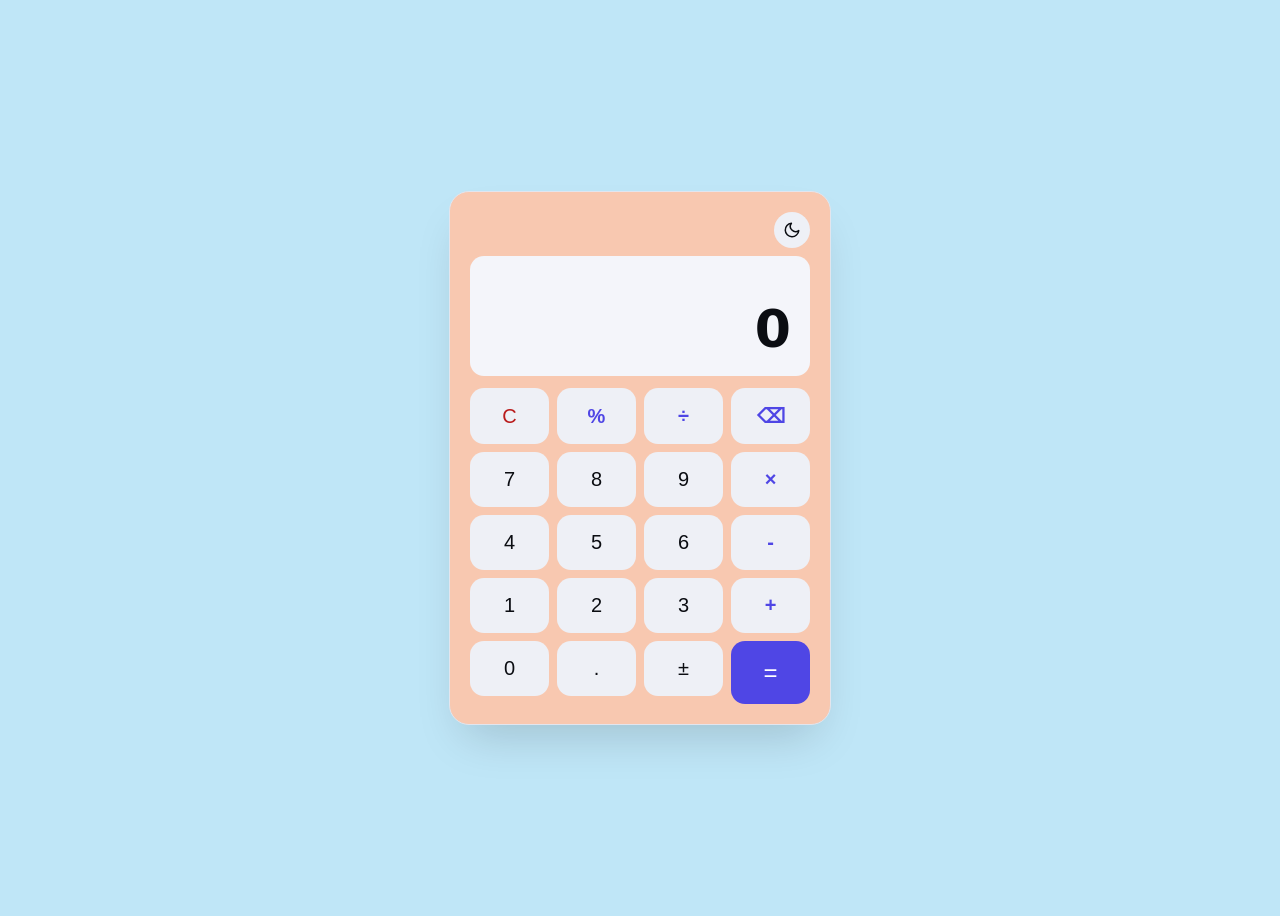
<file: index.html>
<!DOCTYPE html>
<html lang="pt-br">
<head>
<meta charset="UTF-8">
<meta name="viewport" content="width=device-width, initial-scale=1.0">
<title>Calculadora</title>
<meta name="description" content="Calculadora web simples">
<link rel="icon" href="data:image/svg+xml,<svg xmlns='http://www.w3.org/2000/svg' viewBox='0 0 100 100'><rect width='100' height='100' rx='20' fill='%23151821'/><text x='50' y='68' font-size='60' text-anchor='middle' fill='%236366f1'>=</text></svg>">
<link rel="stylesheet" href="css/style.css">
</head>
<body>
<main class="calculator-container">
  <div class="theme-row">
    <button id="theme-toggle" class="theme-button" aria-label="mudar para tema escuro" aria-pressed="false"><svg xmlns="http://www.w3.org/2000/svg" width="18" height="18" viewBox="0 0 24 24" fill="none" stroke="currentColor" stroke-width="2" stroke-linecap="round" stroke-linejoin="round" aria-hidden="true"><path d="M21 12.79A9 9 0 1 1 11.21 3 7 7 0 0 0 21 12.79z"/></svg></button>
  </div>
  <div class="calculator-display" role="status" aria-live="polite">
    <div id="history"></div>
    <div id="display">0</div>
  </div>
  <div class="keys">
    <button class="calculator-button danger" aria-label="limpar">C</button>
    <button class="calculator-button operator" aria-label="porcento">%</button>
    <button class="calculator-button operator" aria-label="dividir">÷</button>
    <button class="calculator-button operator" aria-label="apagar último dígito">⌫</button>

    <button class="calculator-button" aria-label="7">7</button>
    <button class="calculator-button" aria-label="8">8</button>
    <button class="calculator-button" aria-label="9">9</button>
    <button class="calculator-button operator" aria-label="multiplicar">×</button>

    <button class="calculator-button" aria-label="4">4</button>
    <button class="calculator-button" aria-label="5">5</button>
    <button class="calculator-button" aria-label="6">6</button>
    <button class="calculator-button operator" aria-label="subtrair">-</button>

    <button class="calculator-button" aria-label="1">1</button>
    <button class="calculator-button" aria-label="2">2</button>
    <button class="calculator-button" aria-label="3">3</button>
    <button class="calculator-button operator" aria-label="somar">+</button>

    <button class="calculator-button" aria-label="0">0</button>
    <button class="calculator-button" aria-label="ponto decimal">.</button>
    <button class="calculator-button" aria-label="inverter sinal">±</button>
    <button class="calculator-button equals" aria-label="igual">=</button>
  </div>
</main>

<script src="js/script.js"></script>

</body>
</html>
</file>
<file: css/style.css>
/* Tokens: um acento (índigo), uma escala de raio (card 20px, resto 14px).
   Tema manual via html[data-theme]; sem ele, segue o sistema. */
:root, html[data-theme="light"] {
  --page: #bfe6f7;
  --case: #f8c8b0;
  --case-edge: #e2e5ee;
  --screen: #f4f5fa;
  --screen-text: #0b0d12;
  --screen-sub: #5b6376;
  --key: #eef0f6;
  --key-hover: #e2e5ee;
  --key-text: #0b0d12;
  --accent: #4f46e5;
  --accent-hover: #4338ca;
  --accent-text: #ffffff;
  --danger-text: #b91c1c;
  --error-text: #b91c1c;
  --shadow: 0 24px 48px -16px rgb(11 13 18 / 0.18);
}
@media (prefers-color-scheme: dark) {
  html:not([data-theme]) {
    --page: #0b0d12;
    --case: #151821;
    --case-edge: #232839;
    --screen: #08090d;
    --screen-text: #f5f7fa;
    --screen-sub: #8b93a7;
    --key: #1d2230;
    --key-hover: #2a3042;
    --key-text: #f5f7fa;
    --accent: #6366f1;
    --accent-hover: #818cf8;
    --accent-text: #ffffff;
    --danger-text: #f87171;
    --error-text: #f87171;
    --shadow: 0 24px 48px -16px rgb(0 0 0 / 0.7);
  }
}
html[data-theme="dark"] {
  --page: #0b0d12;
  --case: #151821;
  --case-edge: #232839;
  --screen: #08090d;
  --screen-text: #f5f7fa;
  --screen-sub: #8b93a7;
  --key: #1d2230;
  --key-hover: #2a3042;
  --key-text: #f5f7fa;
  --accent: #6366f1;
  --accent-hover: #818cf8;
  --accent-text: #ffffff;
  --danger-text: #f87171;
  --error-text: #f87171;
  --shadow: 0 24px 48px -16px rgb(0 0 0 / 0.7);
}
body {
  background: var(--page);
  min-height: 100dvh;
  display: flex;
  align-items: center;
  justify-content: center;
  font-family: ui-sans-serif, system-ui, sans-serif;
}
.calculator-container {
  width: min(92vw, 340px);
  background: var(--case);
  border: 1px solid var(--case-edge);
  border-radius: 20px;
  box-shadow: var(--shadow);
  padding: 1.25rem;
}
.theme-row {
  display: flex;
  justify-content: flex-end;
  margin-bottom: 0.5rem;
}
.theme-button {
  background: var(--key);
  color: var(--key-text);
  border: none;
  border-radius: 999px;
  width: 2.25rem;
  height: 2.25rem;
  display: inline-flex;
  align-items: center;
  justify-content: center;
  cursor: pointer;
}
.theme-button:hover {
  background: var(--key-hover);
}
.theme-button:focus-visible {
  outline: 2px solid var(--accent);
  outline-offset: 2px;
}
.calculator-display {
  background: var(--screen);
  border-radius: 14px;
  padding: 1rem 1.25rem;
  margin-bottom: 0.75rem;
  min-height: 5.5rem;
  display: flex;
  flex-direction: column;
  justify-content: flex-end;
  overflow: hidden;
}
.keys {
  display: grid;
  grid-template-columns: repeat(4, 1fr);
  gap: 0.5rem;
}
#history {
  color: var(--screen-sub);
  font-size: 0.875rem;
  min-height: 1.25rem;
  text-align: right;
  white-space: nowrap;
  overflow: hidden;
  text-overflow: ellipsis;
  font-variant-numeric: tabular-nums;
}
#display {
  color: var(--screen-text);
  font-size: clamp(2.5rem, 13vw, 3.25rem);
  font-weight: 650;
  letter-spacing: -0.02em;
  line-height: 1.15;
  text-align: right;
  white-space: nowrap;
  overflow: hidden;
  text-overflow: ellipsis;
  font-variant-numeric: tabular-nums;
}
#display.error {
  color: var(--error-text);
  font-size: 1.25rem;
}
.calculator-button {
  background: var(--key);
  color: var(--key-text);
  border: none;
  border-radius: 14px;
  padding: 1rem 0;
  font-size: 1.25rem;
  font-variant-numeric: tabular-nums;
  cursor: pointer;
  transition: background-color 0.15s, transform 0.05s;
}
.calculator-button:hover {
  background: var(--key-hover);
}
.calculator-button:active, .calculator-button.key-flash {
  transform: scale(0.96);
  background: var(--key-hover);
}
.calculator-button:focus-visible {
  outline: 2px solid var(--accent);
  outline-offset: 2px;
}
.calculator-button.operator {
  color: var(--accent);
  font-weight: 600;
}
.calculator-button.danger {
  color: var(--danger-text);
}
.calculator-button.equals {
  grid-row: span 2;
  background: var(--accent);
  color: var(--accent-text);
  font-size: 1.5rem;
}
.calculator-button.equals:hover, .calculator-button.equals.key-flash {
  background: var(--accent-hover);
}
@media (prefers-reduced-motion: reduce) {
  .calculator-button { transition: none; }
  .calculator-button:active, .calculator-button.key-flash { transform: none; }
}
</file>
